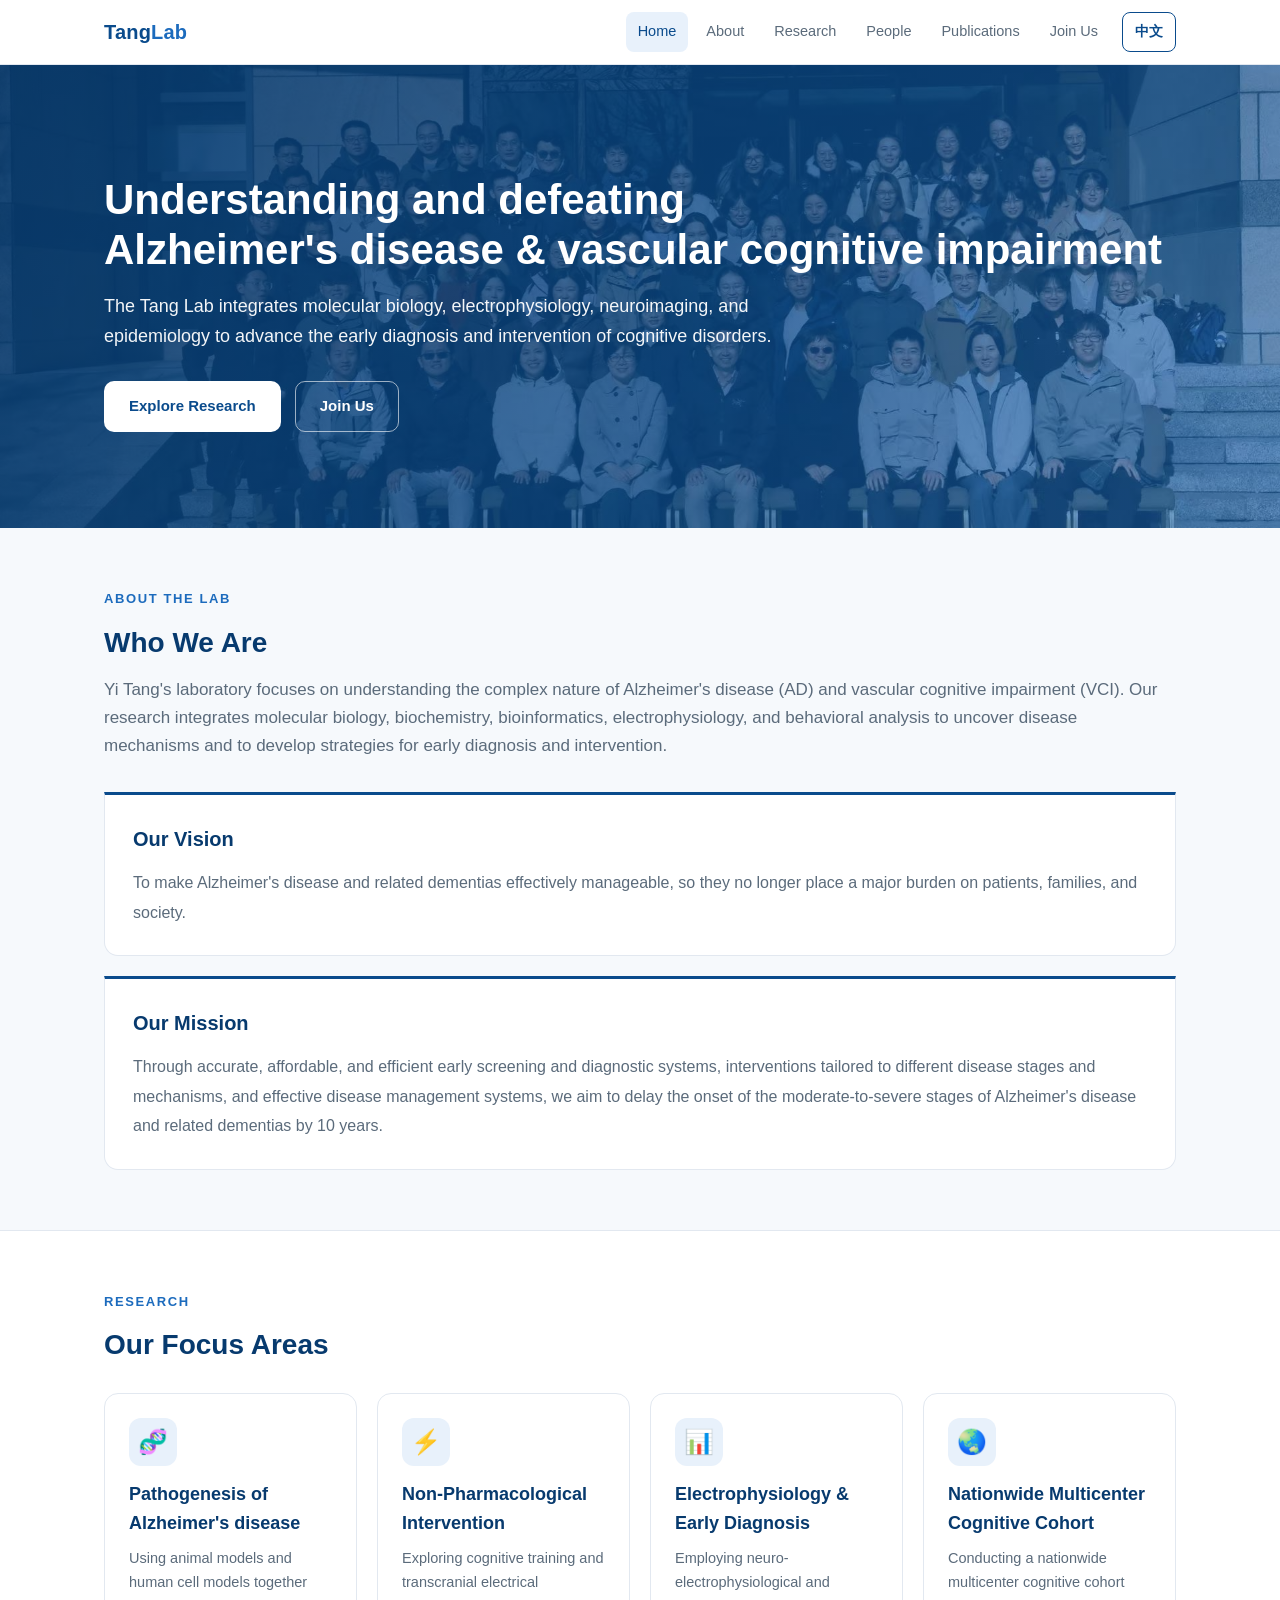
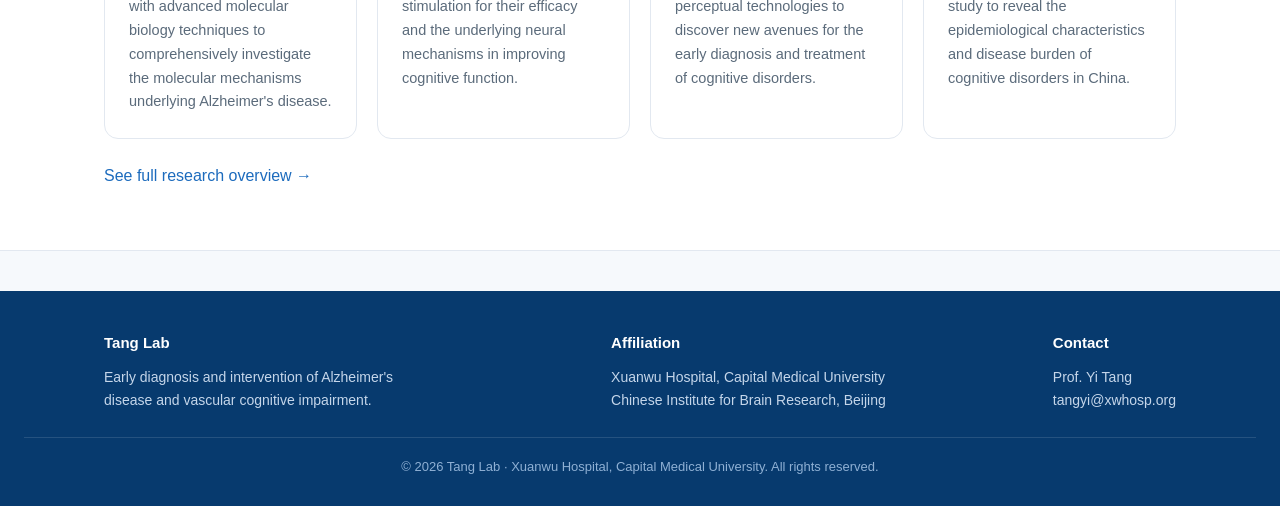
<file: index.html>
<!DOCTYPE html>
<html lang="en">
<head>
<meta charset="UTF-8">
<meta name="viewport" content="width=device-width, initial-scale=1.0">
<title>Tang Lab · Alzheimer's disease & cognitive disorders</title>
<meta name="description" content="Yi Tang Laboratory at Xuanwu Hospital, Capital Medical University — research on the mechanisms, early diagnosis, and intervention of Alzheimer's disease and vascular cognitive impairment.">
<link rel="icon" type="image/svg+xml" href="assets/img/favicon.svg">
<link rel="icon" type="image/png" sizes="32x32" href="assets/img/favicon-32.png">
<link rel="apple-touch-icon" href="assets/img/apple-touch-icon.png">
<meta property="og:type" content="website">
<meta property="og:site_name" content="Tang Lab">
<meta property="og:title" content="Tang Lab · Alzheimer's Disease & Cognitive Disorders">
<meta property="og:description" content="Yi Tang Laboratory at Xuanwu Hospital, Capital Medical University — research on the mechanisms, early diagnosis, and intervention of Alzheimer's disease and vascular cognitive impairment.">
<meta property="og:image" content="https://www.tanglab.org.cn/assets/img/group-photo.jpg">
<meta property="og:url" content="https://www.tanglab.org.cn/">
<meta name="twitter:card" content="summary_large_image">
<meta name="twitter:title" content="Tang Lab · Alzheimer's Disease & Cognitive Disorders">
<meta name="twitter:description" content="Yi Tang Laboratory at Xuanwu Hospital, Capital Medical University — research on the mechanisms, early diagnosis, and intervention of Alzheimer's disease and vascular cognitive impairment.">
<meta name="twitter:image" content="https://www.tanglab.org.cn/assets/img/group-photo.jpg">
<link rel="stylesheet" href="assets/css/style.css?v=20261110-people-365">
</head>
<body data-page="index">

  <!-- Real <img> so social/messaging crawlers (WeChat, etc.) can find a preview image -->
  <img src="assets/img/group-photo.jpg" alt="Tang Lab — Yi Tang Laboratory, Xuanwu Hospital, Capital Medical University" width="1200" height="630" style="position:absolute;width:1px;height:1px;opacity:0;pointer-events:none;left:-9999px" fetchpriority="low">

  <header class="hero">
    <div class="bg" style="background-image:url('assets/img/group-photo.jpg')"></div>
    <div class="ov"></div>
    <div class="wrap">
      <h1>Understanding and defeating<br><span style="white-space:nowrap">Alzheimer's disease &amp; vascular cognitive impairment</span></h1>
      <p>The Tang Lab integrates molecular biology, electrophysiology, neuroimaging, and epidemiology to advance the early diagnosis and intervention of cognitive disorders.</p>
      <div class="cta">
        <a class="btn primary" href="research.html">Explore Research</a>
        <a class="btn ghost" href="join.html">Join Us</a>
      </div>
    </div>
  </header>

  <section class="block">
    <div class="wrap">
      <div class="eyebrow" id="home-about-eyebrow">About the Lab</div>
      <h2 class="title" id="home-about-title">Who We Are</h2>
      <p class="lead" id="lab-intro"></p>
      <div class="grid home-purpose-grid">
        <section class="home-purpose" aria-labelledby="home-vision-title">
          <h3 id="home-vision-title">Our Vision</h3>
          <p id="home-vision-text"></p>
        </section>
        <section class="home-purpose" aria-labelledby="home-mission-title">
          <h3 id="home-mission-title">Our Mission</h3>
          <p id="home-mission-text"></p>
        </section>
      </div>
    </div>
  </section>

  <section class="block" style="background:#fff;border-top:1px solid var(--line);border-bottom:1px solid var(--line)">
    <div class="wrap">
      <div class="eyebrow" id="home-research-eyebrow">Research</div>
      <h2 class="title" id="home-research-title">Our Focus Areas</h2>
      <div class="grid g4" id="home-research" style="margin-top:24px"></div>
      <p style="margin-top:24px"><a href="research.html" id="home-research-more">See full research overview →</a></p>
    </div>
  </section>

<script src="assets/js/data.js?v=20261110-faculty-order"></script>
<script src="assets/js/main.js?v=20261110-purpose-rows"></script>
</body>
</html>
</file>
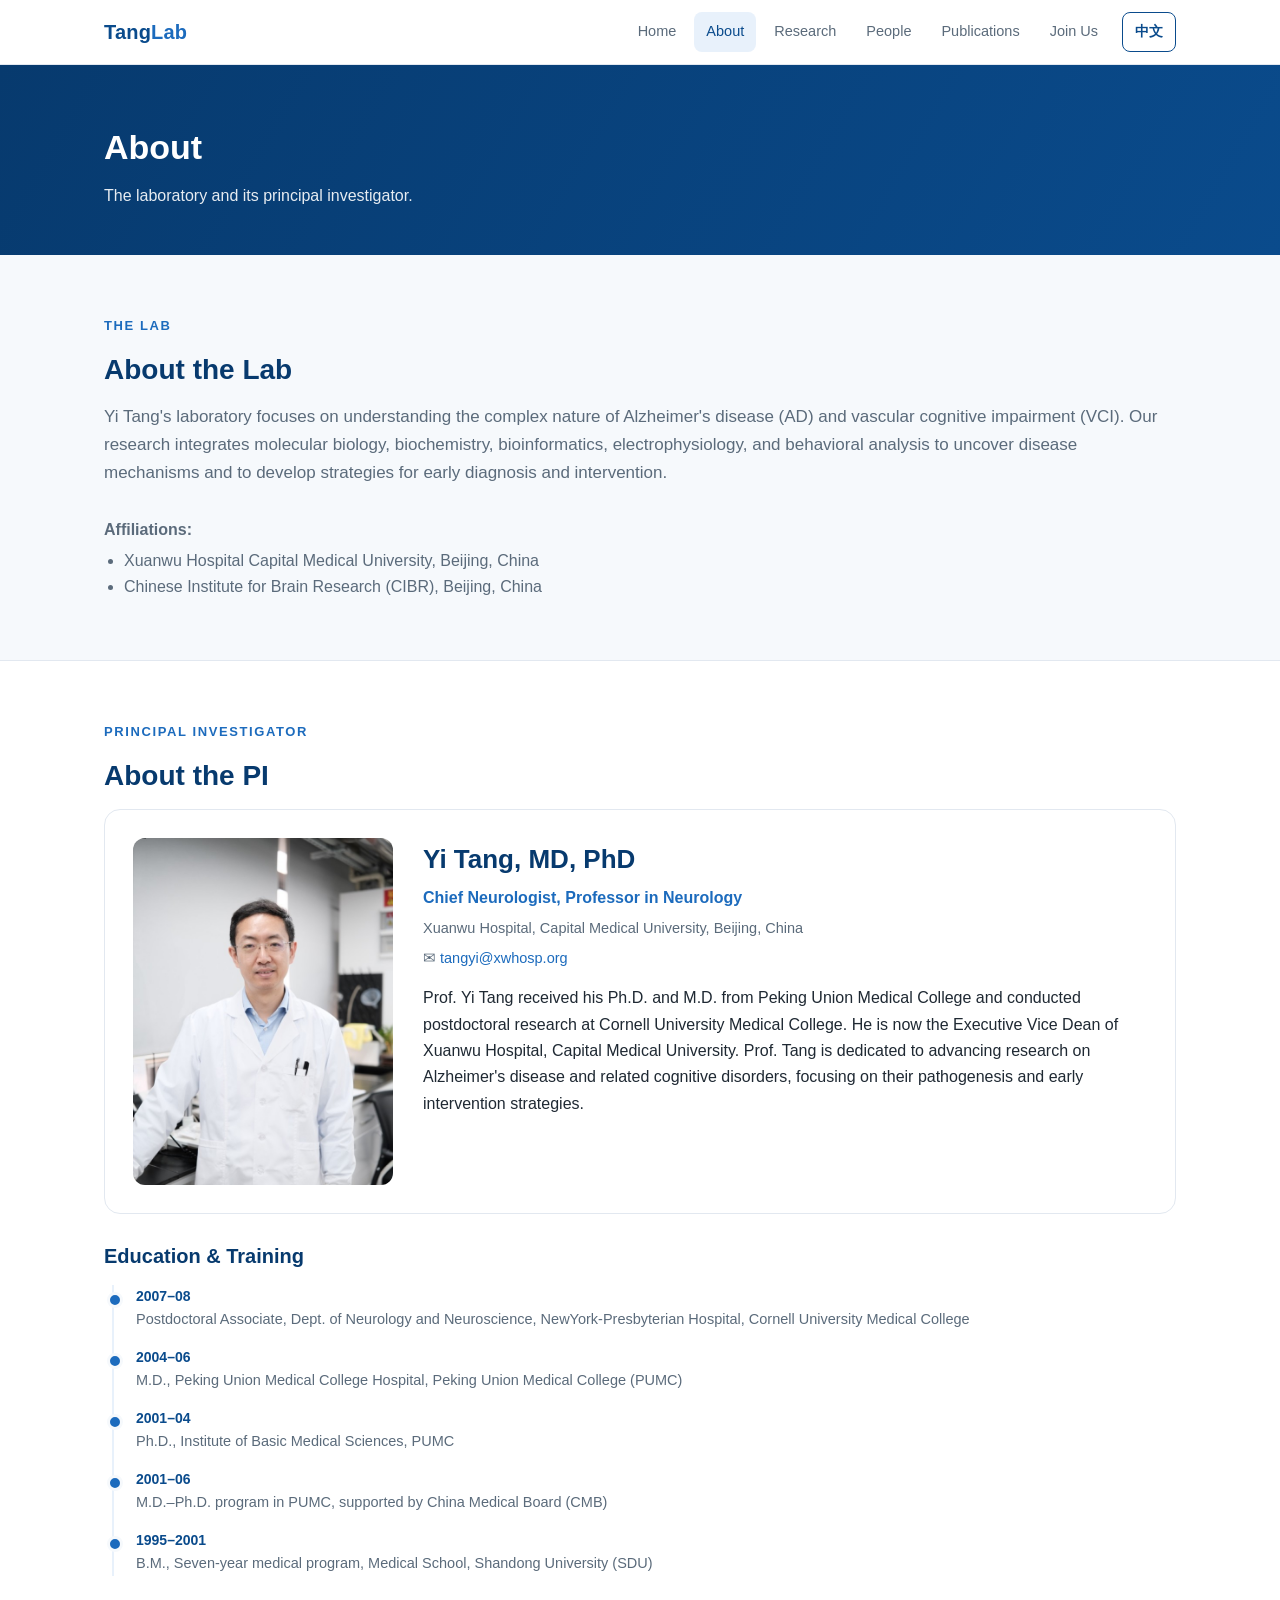
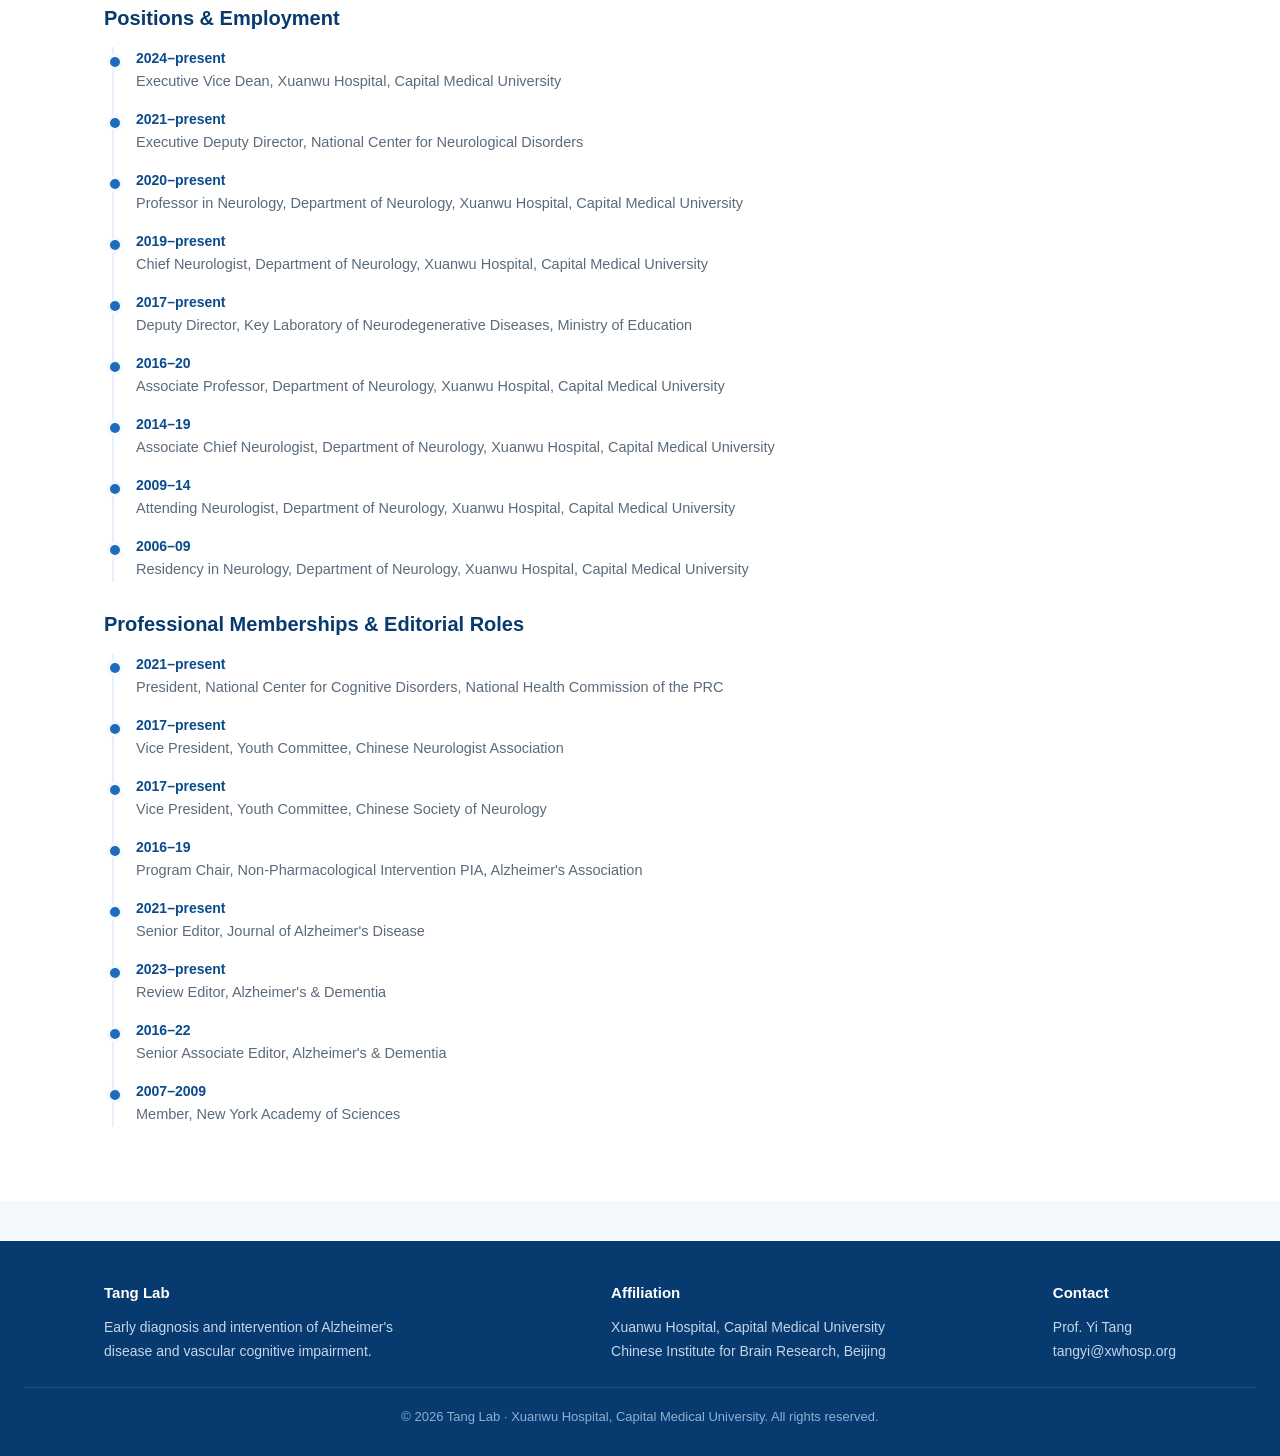
<file: about.html>
<!DOCTYPE html>
<html lang="en">
<head>
<meta charset="UTF-8"><meta name="viewport" content="width=device-width, initial-scale=1.0">
<title>About · Tang Lab</title>
<meta name="description" content="About the Tang Lab and Principal Investigator Prof. Yi Tang — Department of Neurology, Xuanwu Hospital, Capital Medical University.">
<link rel="icon" type="image/svg+xml" href="assets/img/favicon.svg">
<link rel="icon" type="image/png" sizes="32x32" href="assets/img/favicon-32.png">
<link rel="apple-touch-icon" href="assets/img/apple-touch-icon.png">
<meta property="og:type" content="website">
<meta property="og:site_name" content="Tang Lab">
<meta property="og:title" content="About · Tang Lab">
<meta property="og:description" content="About the Tang Lab and Principal Investigator Prof. Yi Tang — Department of Neurology, Xuanwu Hospital, Capital Medical University.">
<meta property="og:image" content="https://www.tanglab.org.cn/assets/img/group-photo.jpg">
<meta property="og:url" content="https://www.tanglab.org.cn/about.html">
<meta name="twitter:card" content="summary_large_image">
<meta name="twitter:title" content="About · Tang Lab">
<meta name="twitter:description" content="About the Tang Lab and Principal Investigator Prof. Yi Tang — Department of Neurology, Xuanwu Hospital, Capital Medical University.">
<meta name="twitter:image" content="https://www.tanglab.org.cn/assets/img/group-photo.jpg">
<link rel="stylesheet" href="assets/css/style.css?v=20261110-people-365">
</head>
<body data-page="about">
  <header class="phead"><div class="wrap"><h1>About</h1><p>The laboratory and its principal investigator.</p></div></header>
  <section class="block"><div class="wrap">
    <div class="eyebrow" id="about-eyebrow1">The Lab</div><h2 class="title" id="about-title1">About the Lab</h2>
    <div id="lab-block"></div>
  </div></section>
  <section class="block" style="background:#fff;border-top:1px solid var(--line)"><div class="wrap">
    <div class="eyebrow" id="about-eyebrow2">Principal Investigator</div><h2 class="title" id="about-title2">About the PI</h2>
    <div id="pi-block"></div>
  </div></section>
<script src="assets/js/data.js?v=20261110-faculty-order"></script><script src="assets/js/main.js?v=20261110-purpose-rows"></script>
</body></html>
</file>
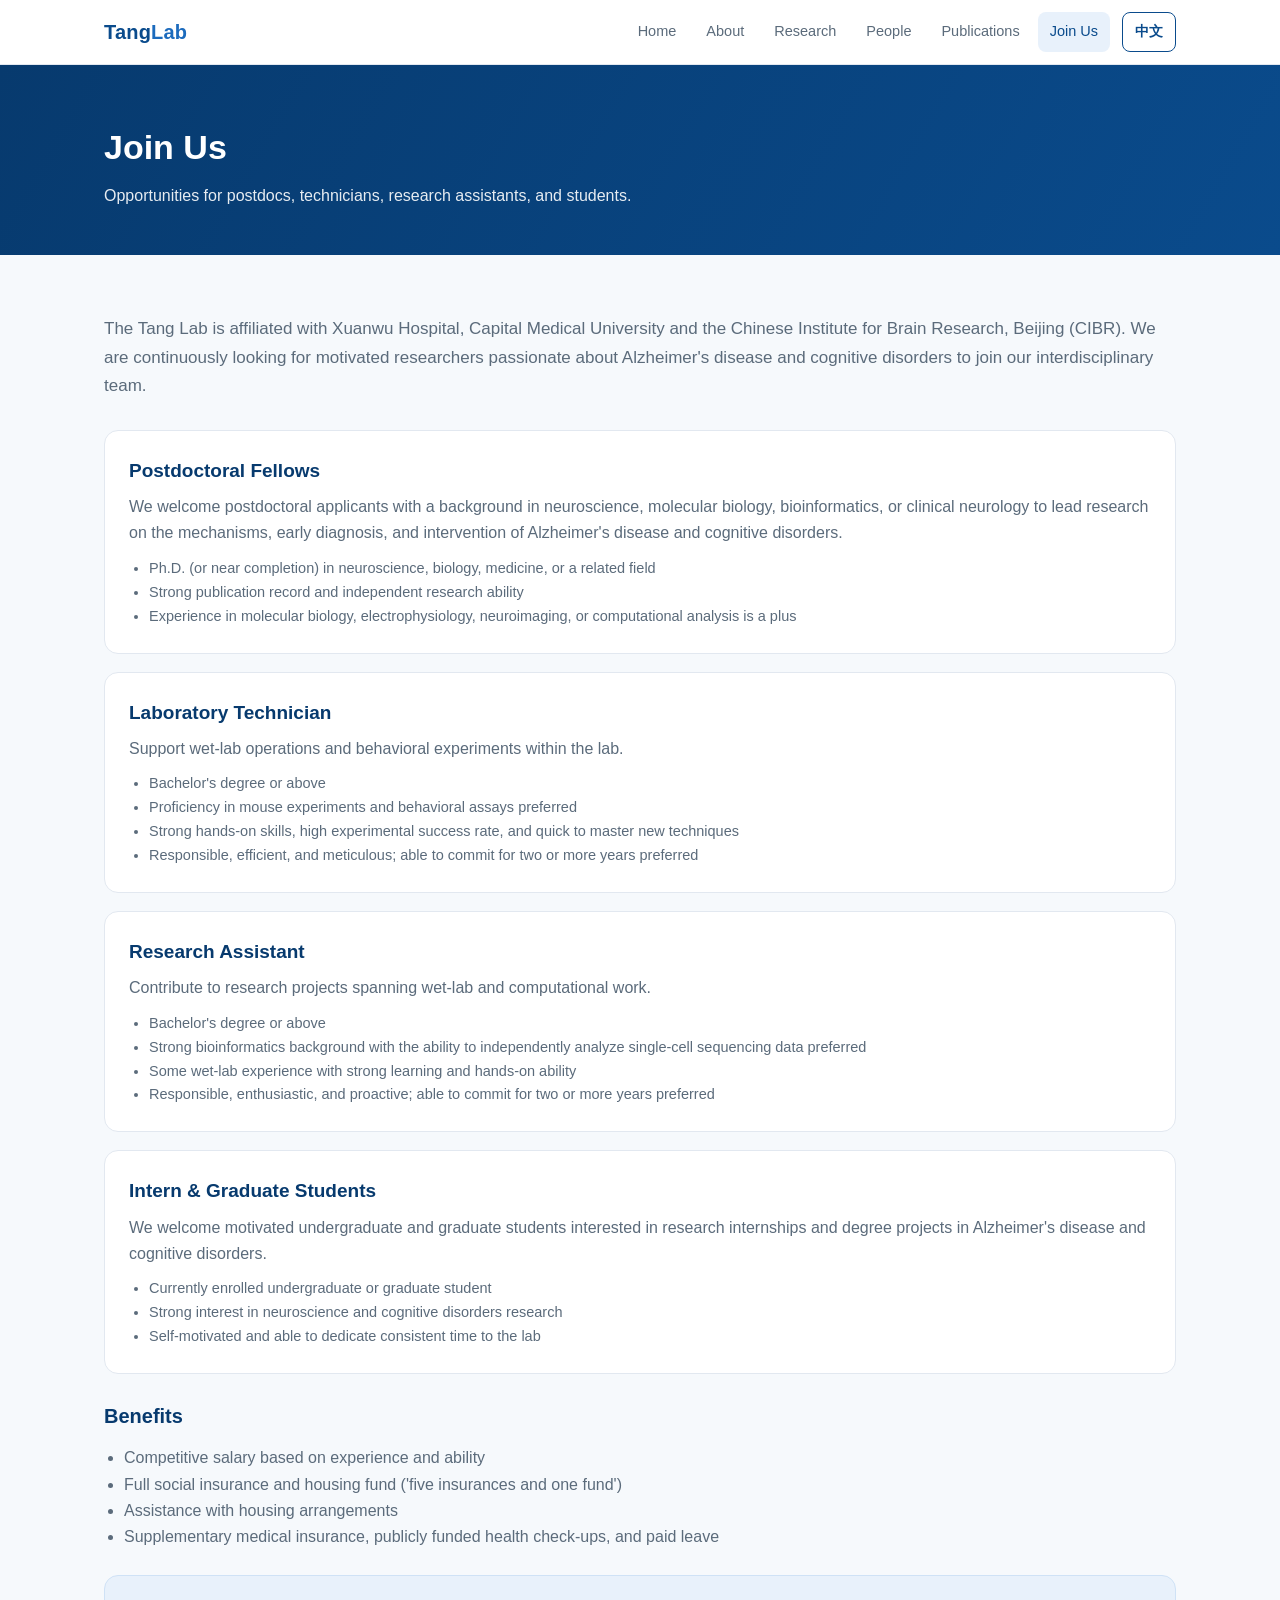
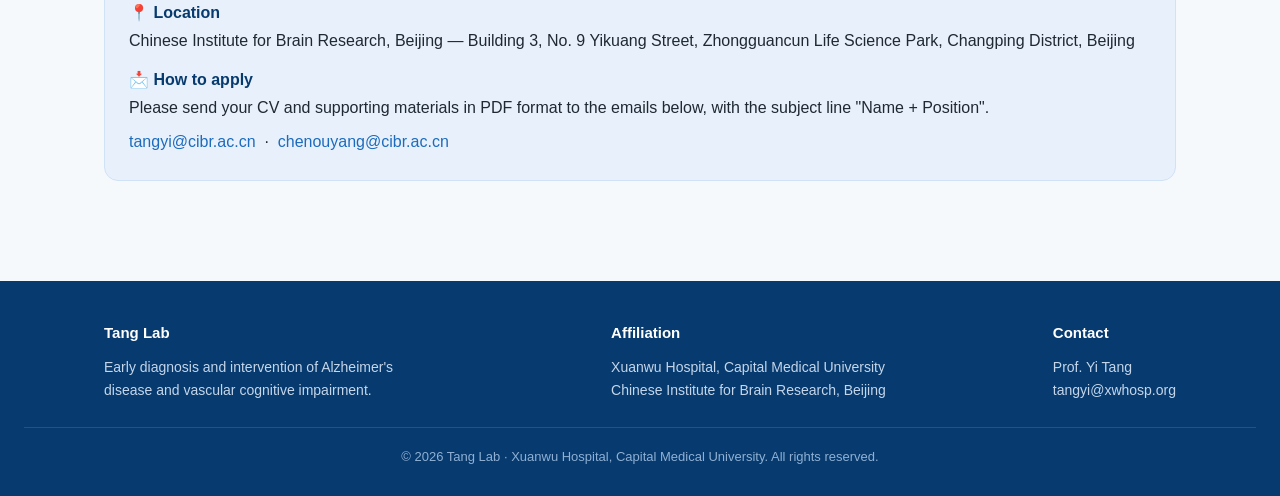
<file: join.html>
<!DOCTYPE html>
<html lang="en">
<head>
<meta charset="UTF-8"><meta name="viewport" content="width=device-width, initial-scale=1.0">
<title>Join Us · Tang Lab</title>
<meta name="description" content="Open positions at the Tang Lab — postdoctoral fellows, technicians, research assistants, and students.">
<link rel="icon" type="image/svg+xml" href="assets/img/favicon.svg">
<link rel="icon" type="image/png" sizes="32x32" href="assets/img/favicon-32.png">
<link rel="apple-touch-icon" href="assets/img/apple-touch-icon.png">
<meta property="og:type" content="website">
<meta property="og:site_name" content="Tang Lab">
<meta property="og:title" content="Join Us · Tang Lab">
<meta property="og:description" content="Open positions at the Tang Lab — postdoctoral fellows, technicians, research assistants, and students.">
<meta property="og:image" content="https://www.tanglab.org.cn/assets/img/group-photo.jpg">
<meta property="og:url" content="https://www.tanglab.org.cn/join.html">
<meta name="twitter:card" content="summary_large_image">
<meta name="twitter:title" content="Join Us · Tang Lab">
<meta name="twitter:description" content="Open positions at the Tang Lab — postdoctoral fellows, technicians, research assistants, and students.">
<meta name="twitter:image" content="https://www.tanglab.org.cn/assets/img/group-photo.jpg">
<link rel="stylesheet" href="assets/css/style.css?v=20261110-people-365">
</head>
<body data-page="join">
  <header class="phead"><div class="wrap"><h1>Join Us</h1><p>Opportunities for postdocs, technicians, research assistants, and students.</p></div></header>
  <section class="block"><div class="wrap">
    <p class="lead" id="join-intro"></p>
    <div id="join-positions"></div>
    <div id="join-extra"></div>
  </div></section>
<script src="assets/js/data.js?v=20261110-faculty-order"></script><script src="assets/js/main.js?v=20261110-purpose-rows"></script>
</body></html>
</file>
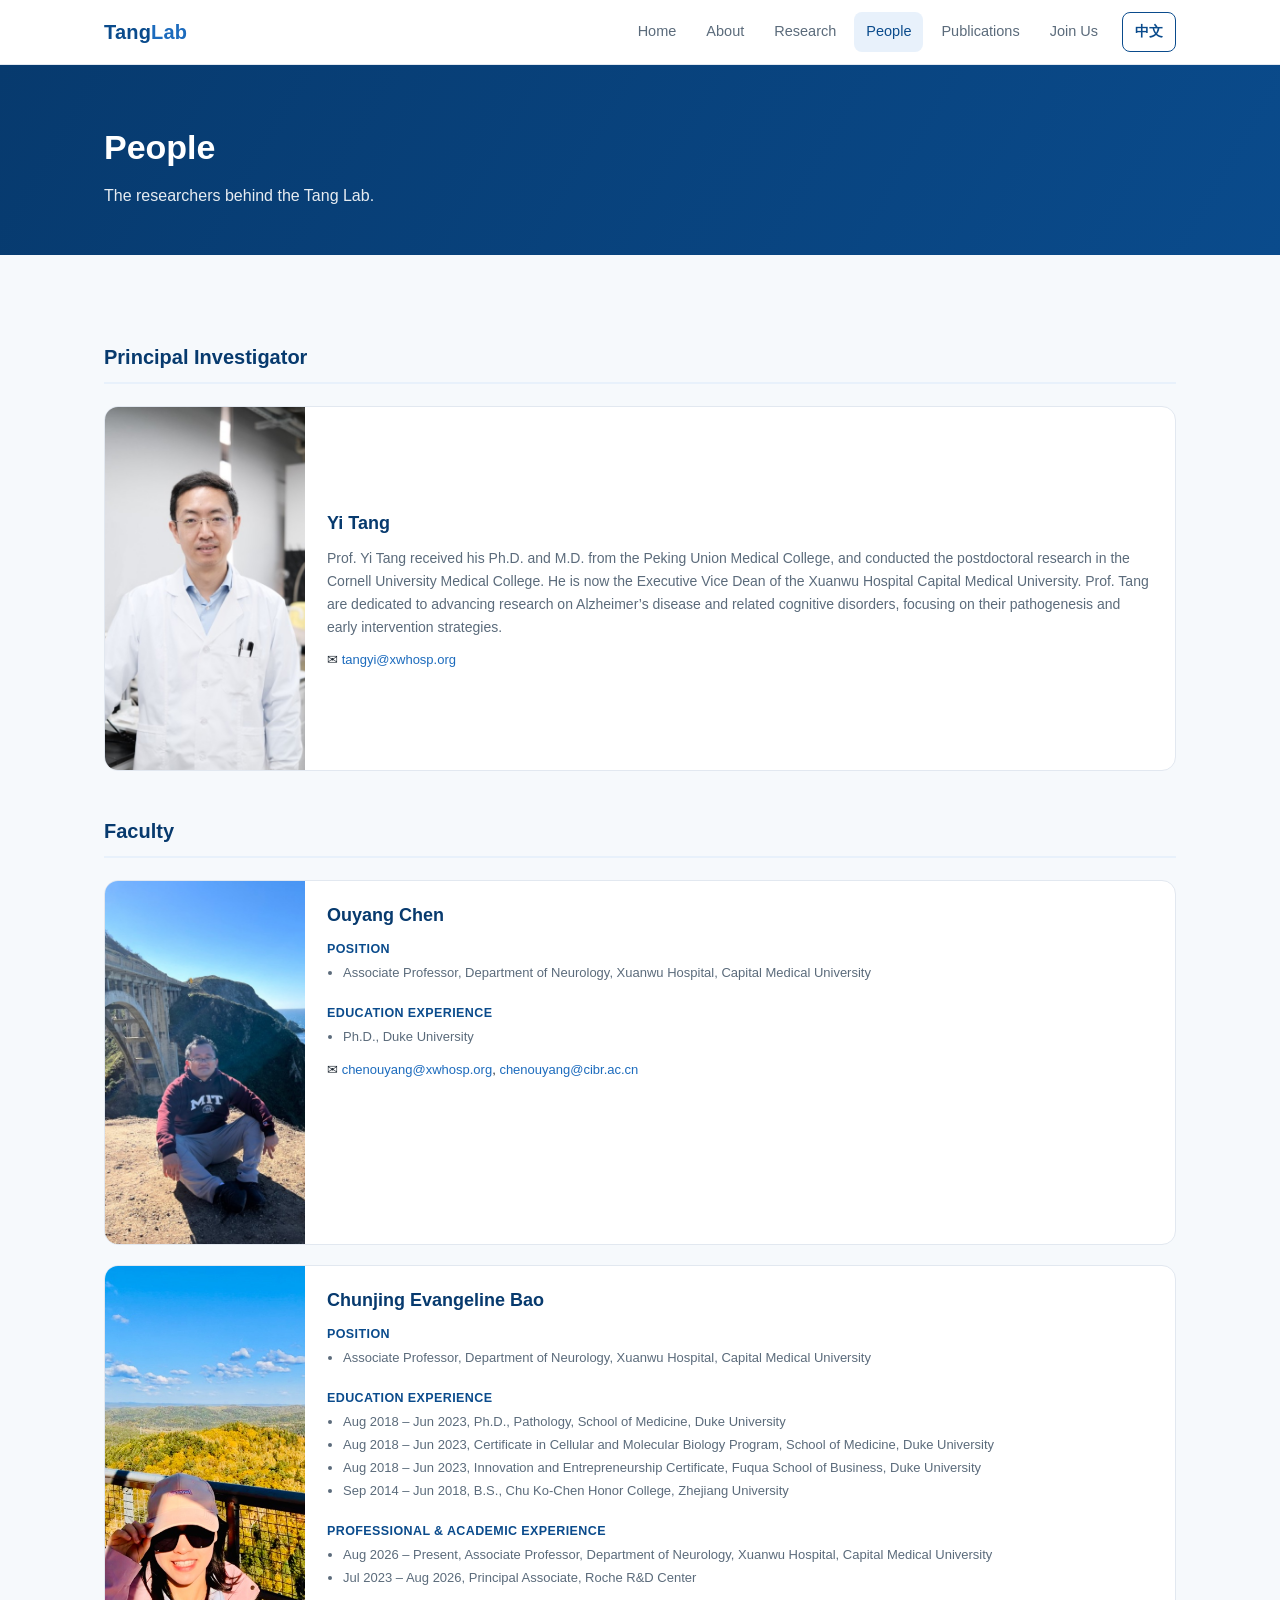
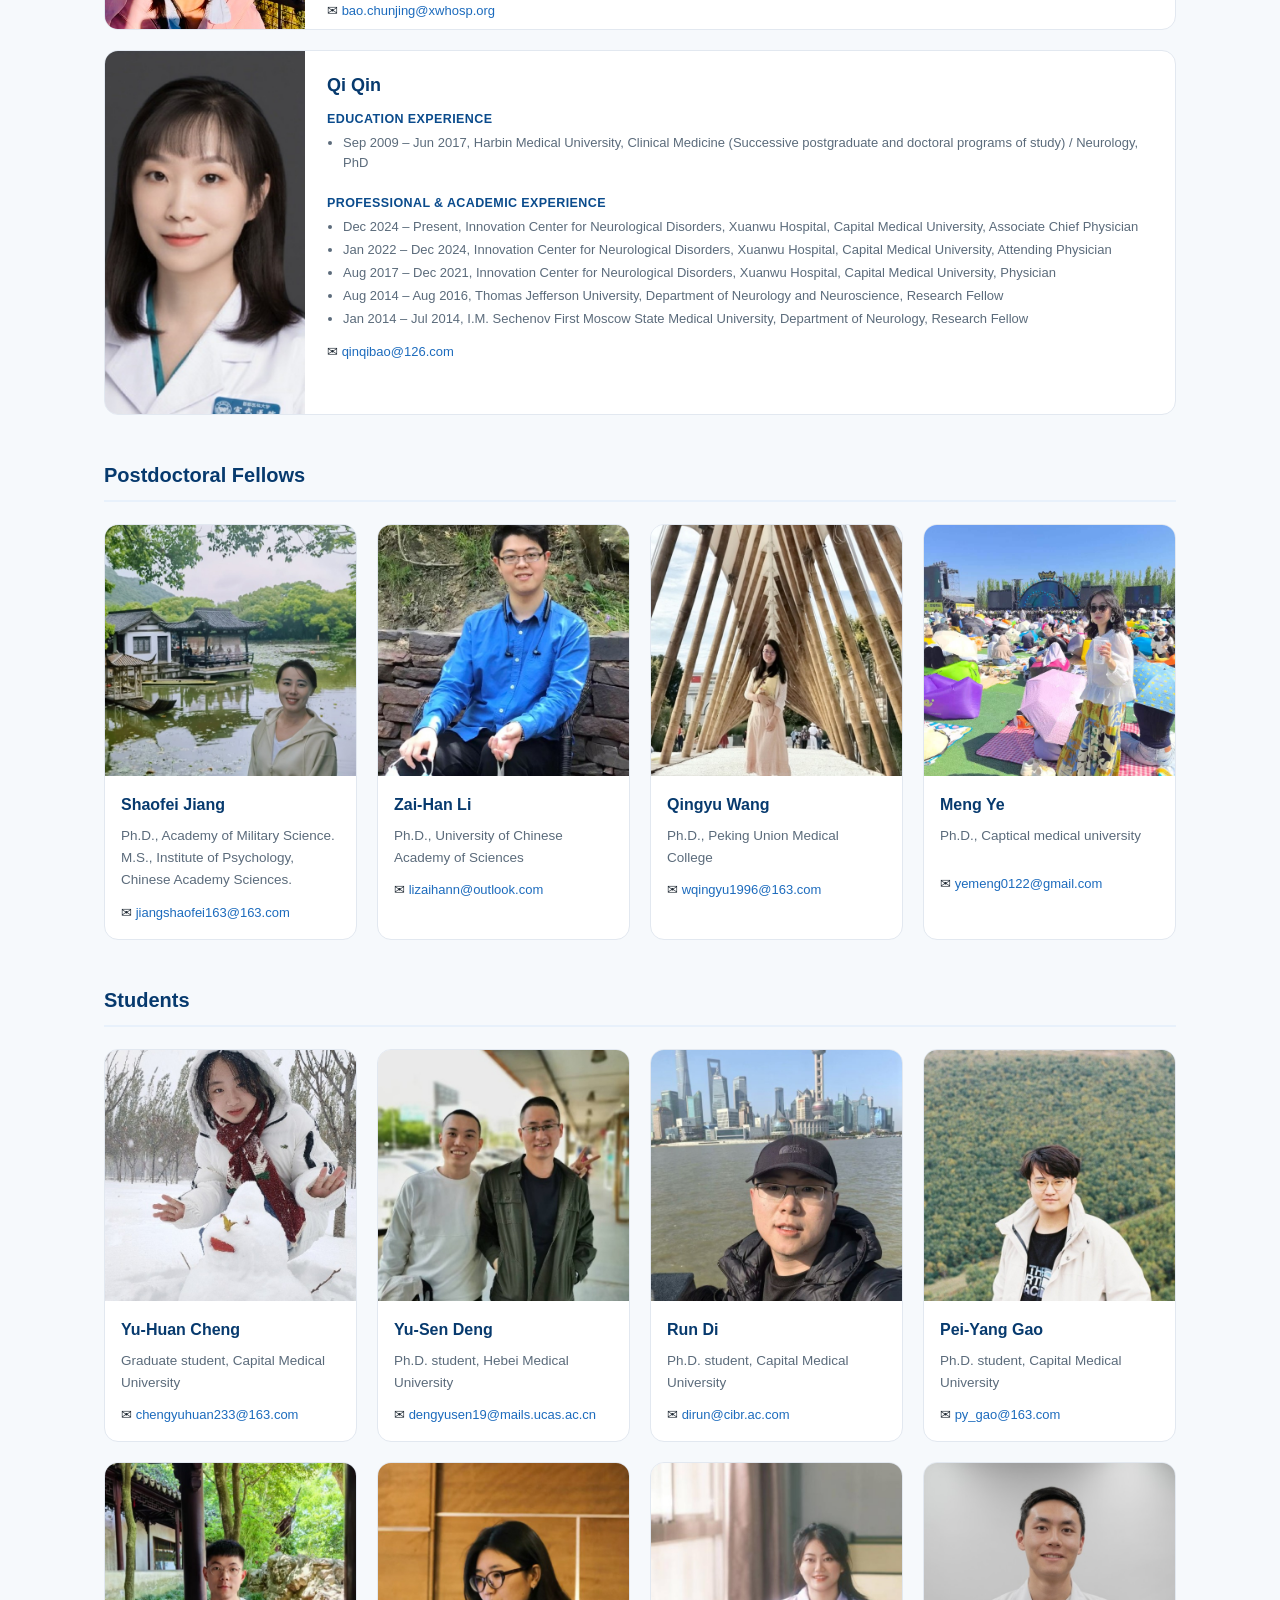
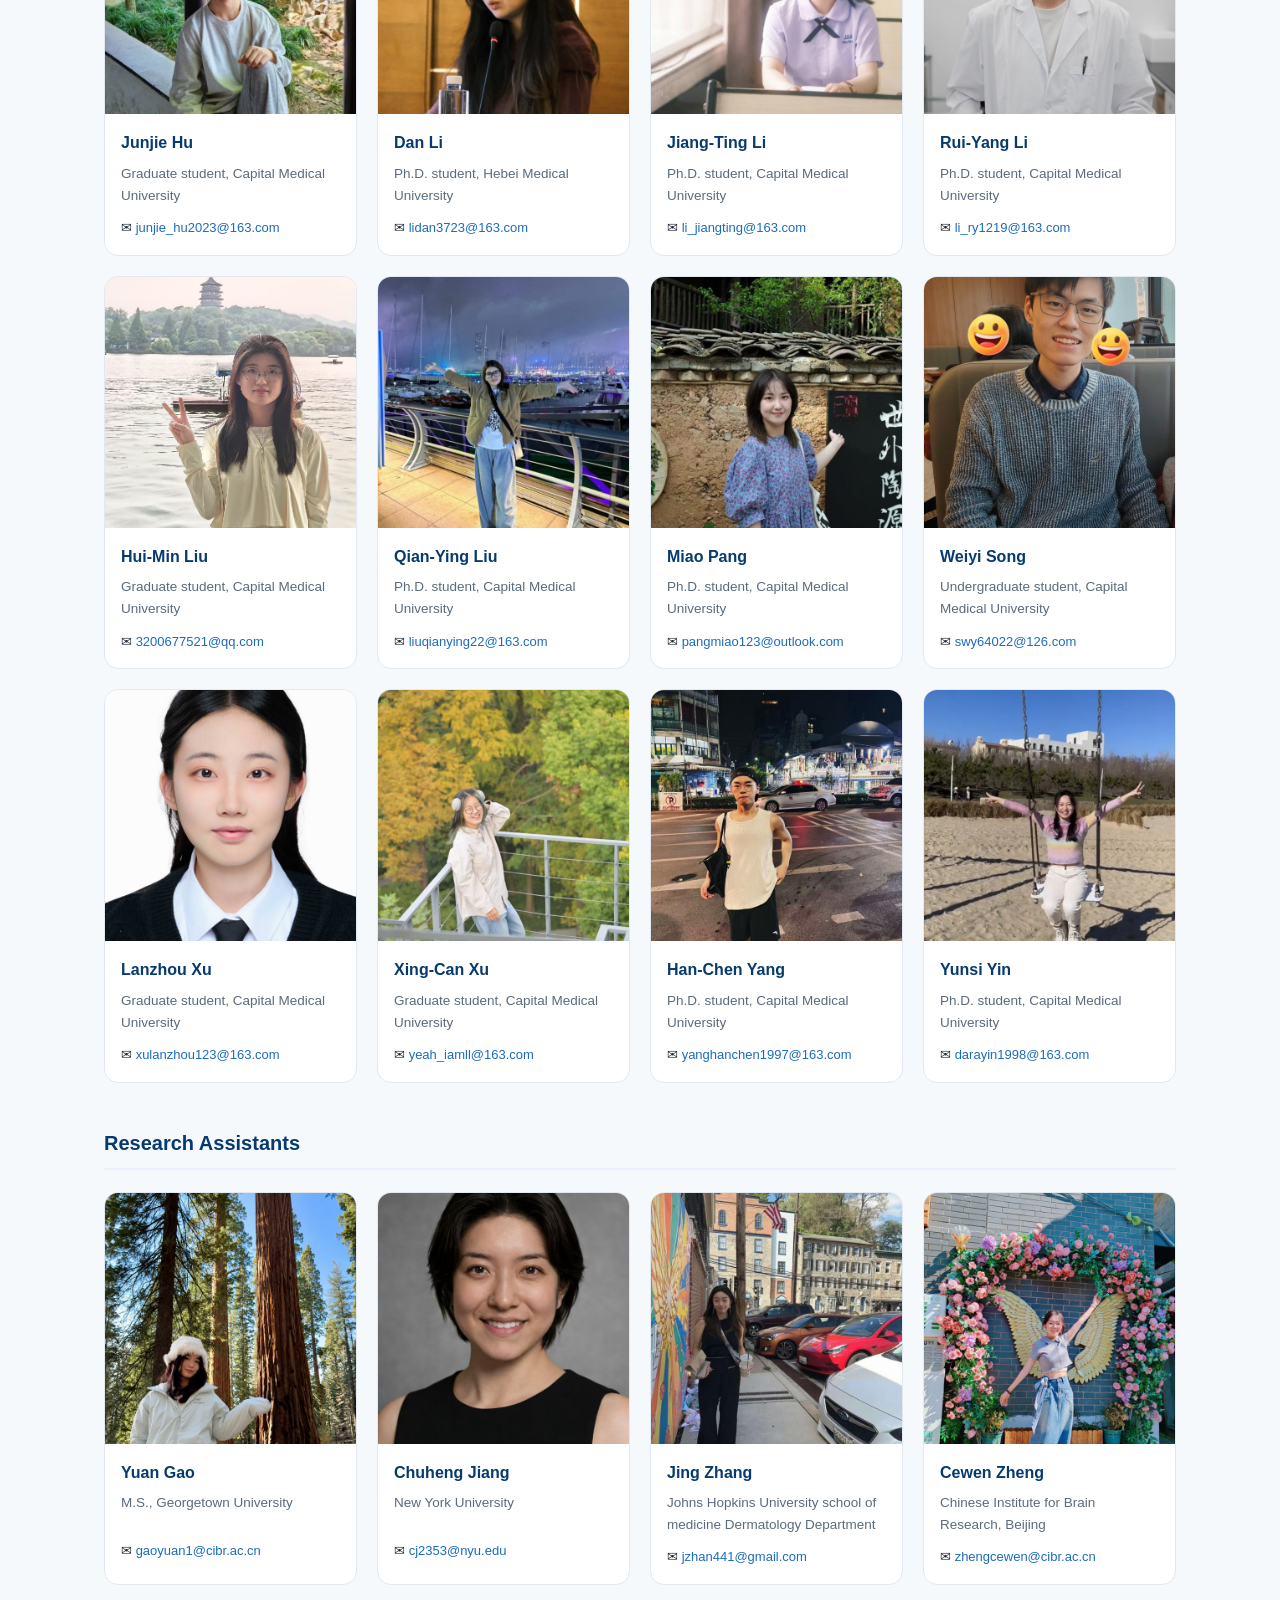
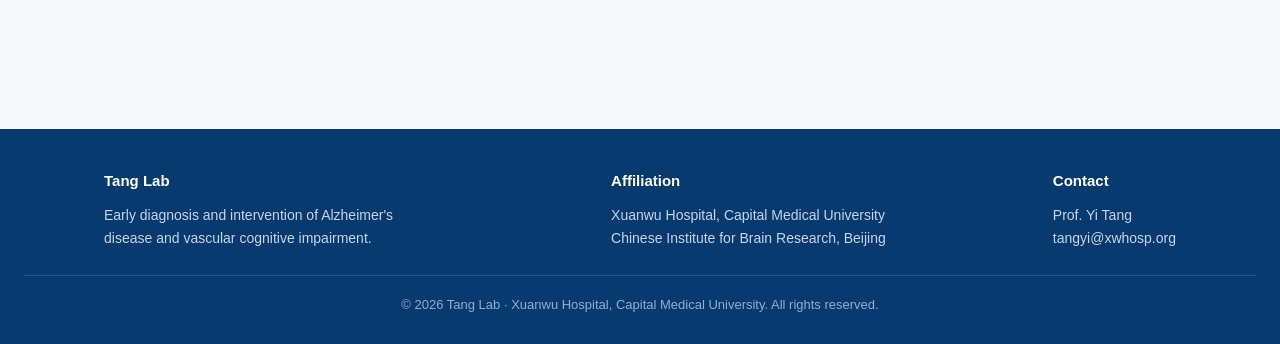
<file: people.html>
<!DOCTYPE html>
<html lang="en">
<head>
<meta charset="UTF-8"><meta name="viewport" content="width=device-width, initial-scale=1.0">
<title>People · Tang Lab</title>
<meta name="description" content="Meet the members of the Tang Lab — principal investigator, faculty, postdoctoral fellows, students, and research assistants.">
<link rel="icon" type="image/svg+xml" href="assets/img/favicon.svg">
<link rel="icon" type="image/png" sizes="32x32" href="assets/img/favicon-32.png">
<link rel="apple-touch-icon" href="assets/img/apple-touch-icon.png">
<meta property="og:type" content="website">
<meta property="og:site_name" content="Tang Lab">
<meta property="og:title" content="People · Tang Lab">
<meta property="og:description" content="Meet the members of the Tang Lab — principal investigator, faculty, postdoctoral fellows, students, and research assistants.">
<meta property="og:image" content="https://www.tanglab.org.cn/assets/img/group-photo.jpg">
<meta property="og:url" content="https://www.tanglab.org.cn/people.html">
<meta name="twitter:card" content="summary_large_image">
<meta name="twitter:title" content="People · Tang Lab">
<meta name="twitter:description" content="Meet the members of the Tang Lab — principal investigator, faculty, postdoctoral fellows, students, and research assistants.">
<meta name="twitter:image" content="https://www.tanglab.org.cn/assets/img/group-photo.jpg">
<link rel="stylesheet" href="assets/css/style.css?v=20261110-people-365">
</head>
<body data-page="people">
  <header class="phead"><div class="wrap"><h1>People</h1><p>The researchers behind the Tang Lab.</p></div></header>
  <section class="block"><div class="wrap"><div id="people-root"></div></div></section>
<script src="assets/js/data.js?v=20261110-faculty-order"></script><script src="assets/js/main.js?v=20261110-purpose-rows"></script>
</body></html>
</file>
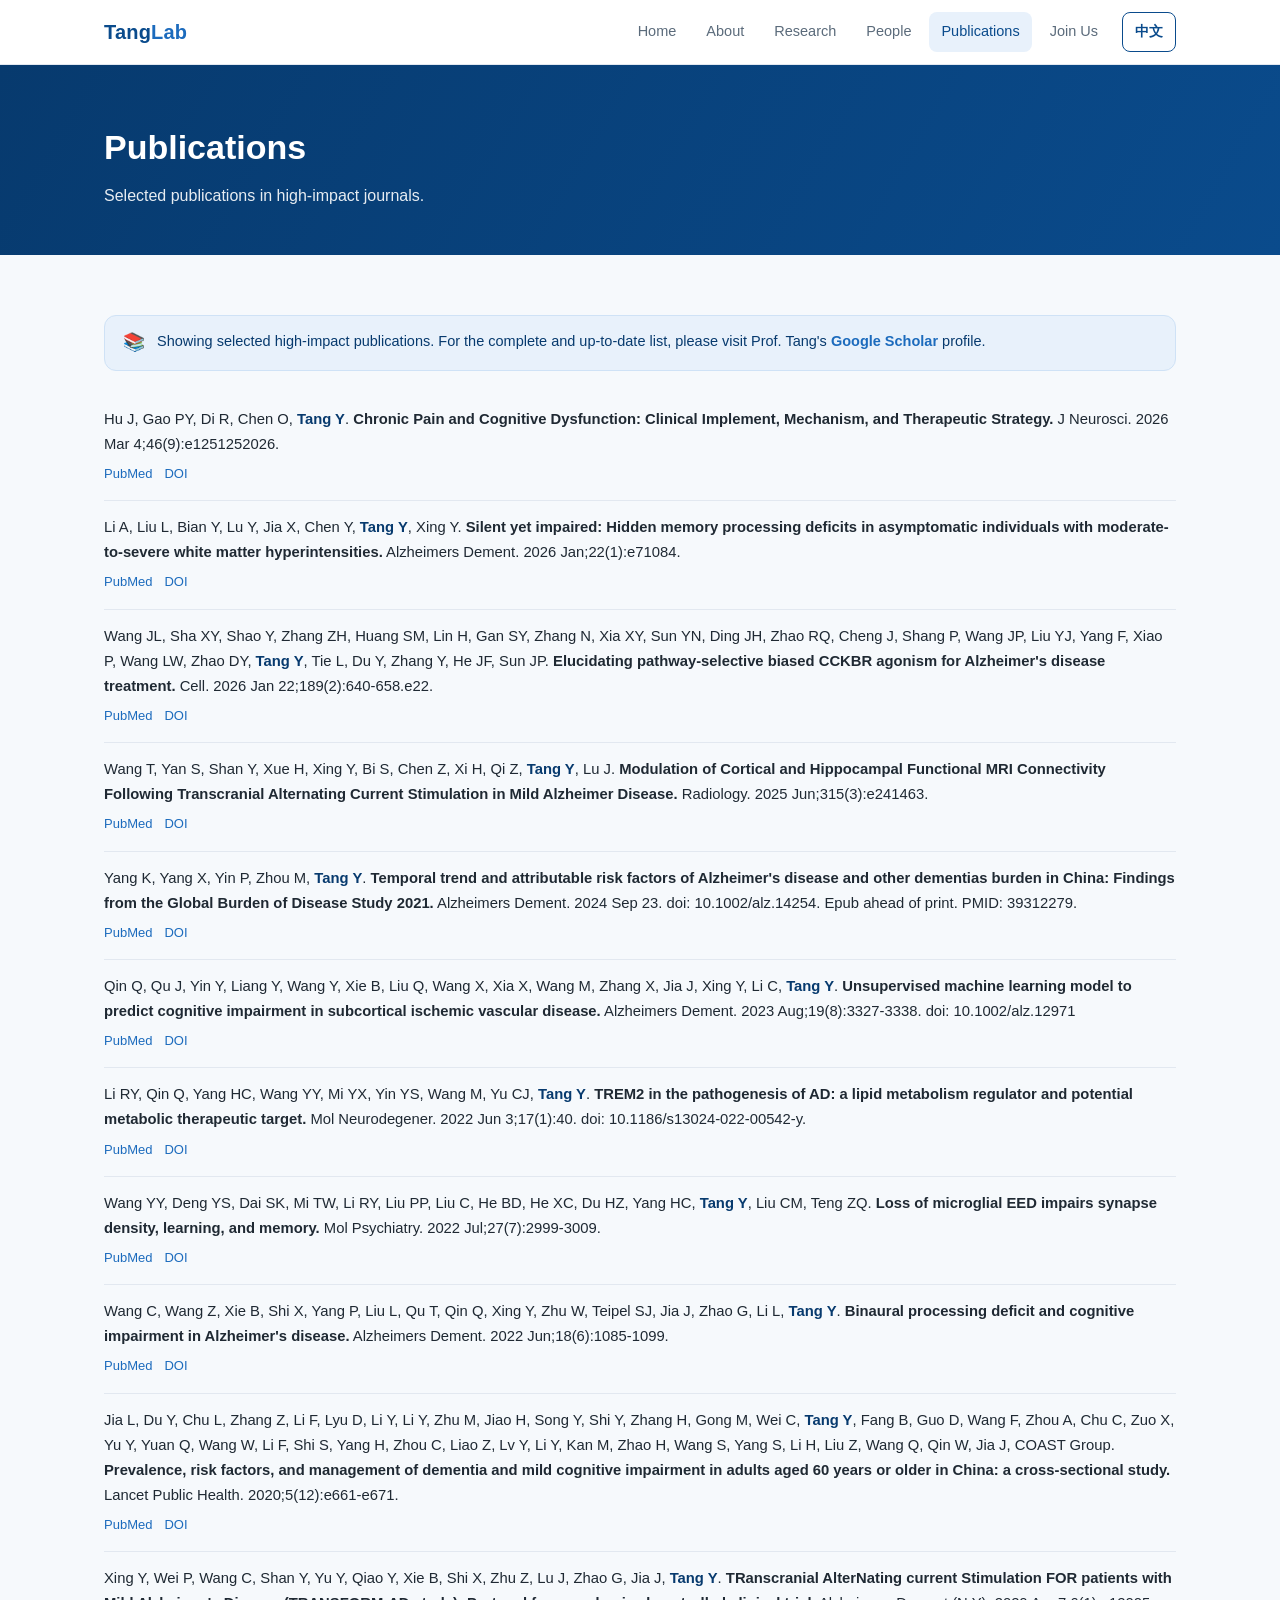
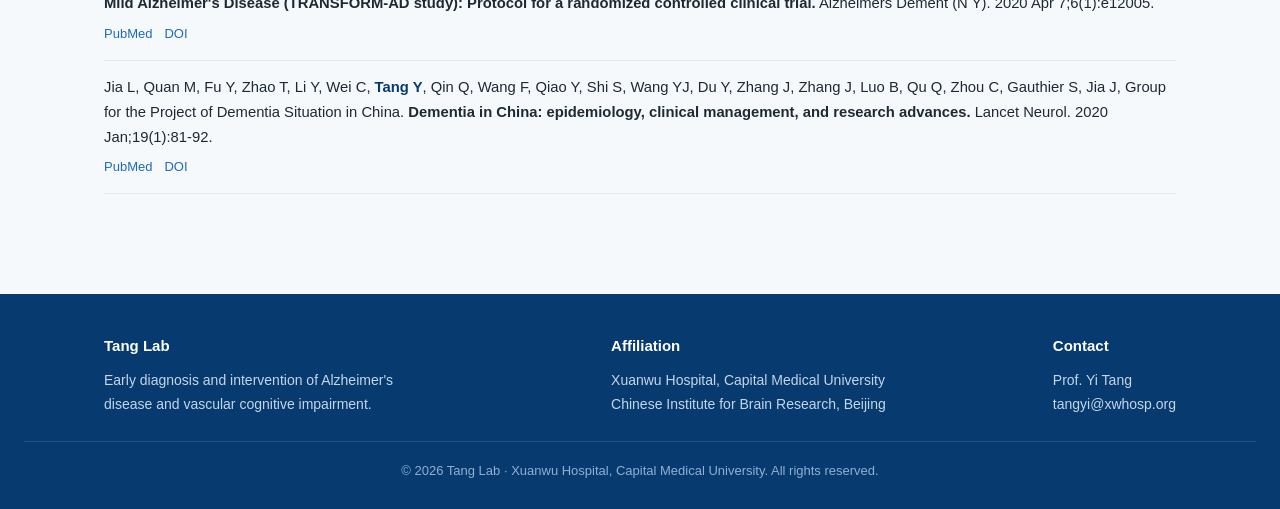
<file: publications.html>
<!DOCTYPE html>
<html lang="en">
<head>
<meta charset="UTF-8"><meta name="viewport" content="width=device-width, initial-scale=1.0">
<title>Publications · Tang Lab</title>
<meta name="description" content="Peer-reviewed publications from the Tang Lab on Alzheimer's disease and cognitive disorders, with links to PubMed.">
<link rel="icon" type="image/svg+xml" href="assets/img/favicon.svg">
<link rel="icon" type="image/png" sizes="32x32" href="assets/img/favicon-32.png">
<link rel="apple-touch-icon" href="assets/img/apple-touch-icon.png">
<meta property="og:type" content="website">
<meta property="og:site_name" content="Tang Lab">
<meta property="og:title" content="Publications · Tang Lab">
<meta property="og:description" content="Peer-reviewed publications from the Tang Lab on Alzheimer's disease and cognitive disorders, with links to PubMed.">
<meta property="og:image" content="https://www.tanglab.org.cn/assets/img/group-photo.jpg">
<meta property="og:url" content="https://www.tanglab.org.cn/publications.html">
<meta name="twitter:card" content="summary_large_image">
<meta name="twitter:title" content="Publications · Tang Lab">
<meta name="twitter:description" content="Peer-reviewed publications from the Tang Lab on Alzheimer's disease and cognitive disorders, with links to PubMed.">
<meta name="twitter:image" content="https://www.tanglab.org.cn/assets/img/group-photo.jpg">
<link rel="stylesheet" href="assets/css/style.css?v=20261110-people-365">
</head>
<body data-page="publications">
  <header class="phead"><div class="wrap"><h1>Publications</h1><p>Selected publications in high-impact journals.</p></div></header>
  <section class="block"><div class="wrap">
    <div class="scholar-banner">
      <span class="si">📚</span>
      <span id="pub-note">Showing selected high-impact publications. For the complete and up-to-date list, please visit Prof. Tang's <a href="https://scholar.google.com/citations?hl=en&amp;user=0eZyhbcAAAAJ" target="_blank" rel="noopener">Google Scholar</a> profile.</span>
    </div>
    <div id="pub-list"></div>
  </div></section>
<script src="assets/js/data.js?v=20261110-faculty-order"></script><script src="assets/js/main.js?v=20261110-purpose-rows"></script>
</body></html>
</file>
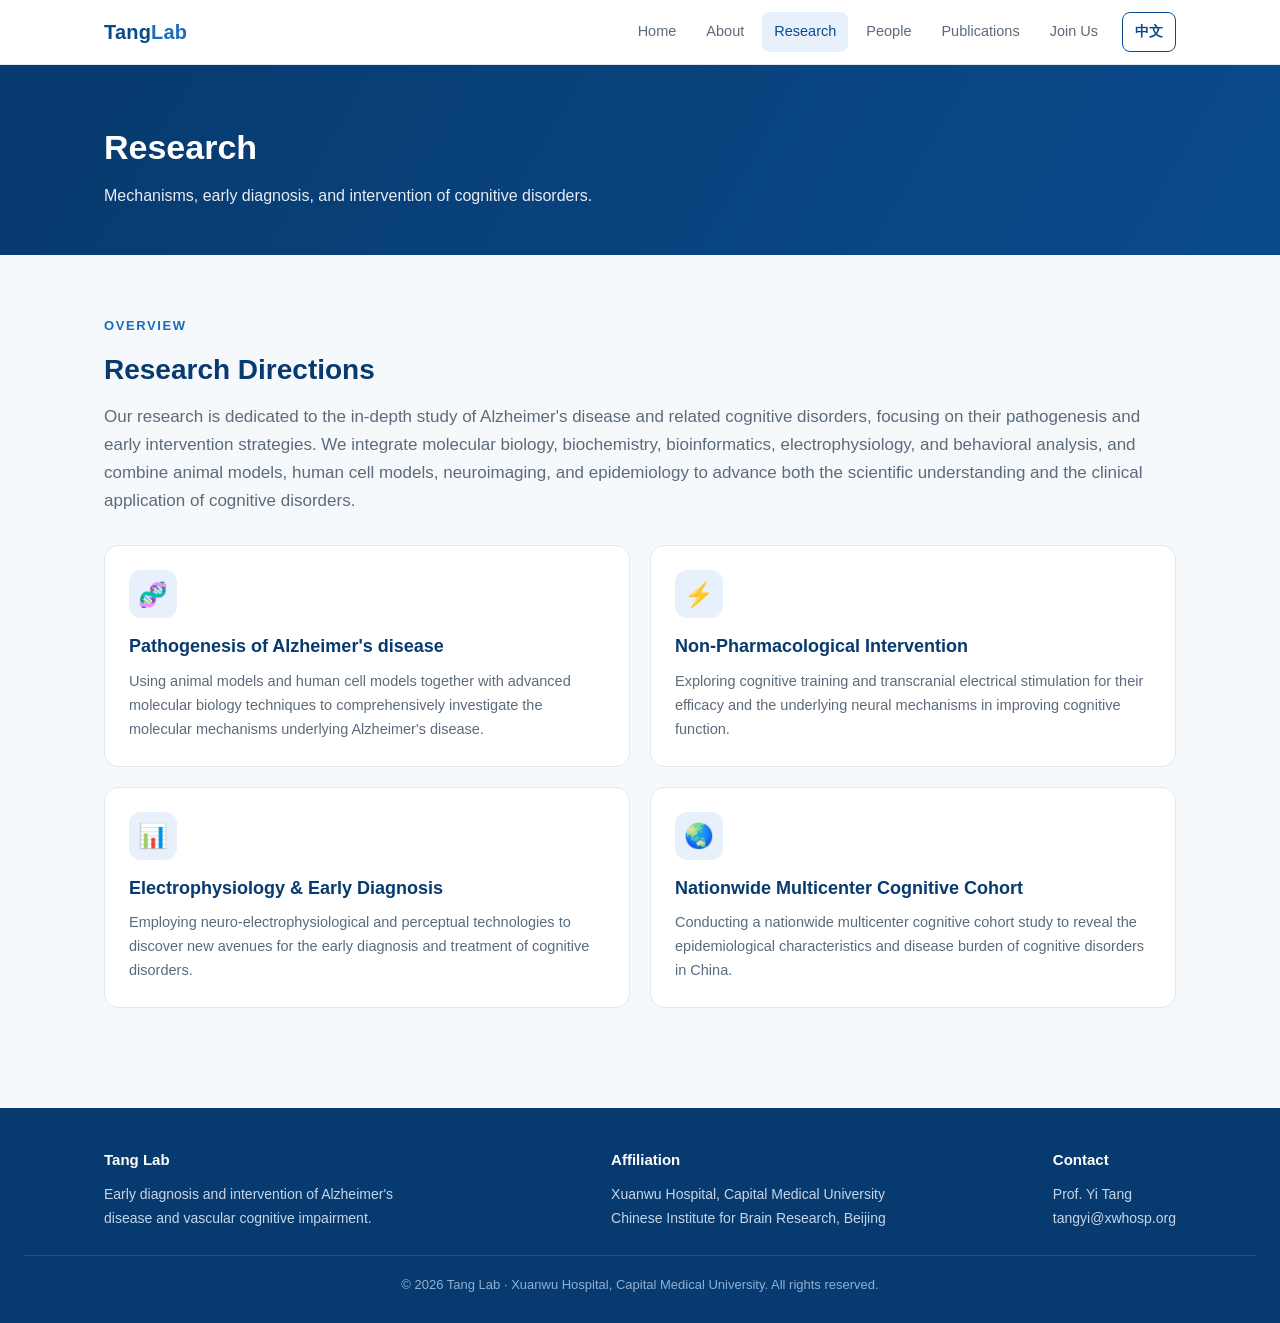
<file: research.html>
<!DOCTYPE html>
<html lang="en">
<head>
<meta charset="UTF-8"><meta name="viewport" content="width=device-width, initial-scale=1.0">
<title>Research · Tang Lab</title>
<meta name="description" content="Research directions of the Tang Lab: pathogenesis of Alzheimer's disease, non-pharmacological intervention, electrophysiology & early diagnosis, and a nationwide cognitive cohort.">
<link rel="icon" type="image/svg+xml" href="assets/img/favicon.svg">
<link rel="icon" type="image/png" sizes="32x32" href="assets/img/favicon-32.png">
<link rel="apple-touch-icon" href="assets/img/apple-touch-icon.png">
<meta property="og:type" content="website">
<meta property="og:site_name" content="Tang Lab">
<meta property="og:title" content="Research · Tang Lab">
<meta property="og:description" content="Research directions of the Tang Lab: pathogenesis of Alzheimer's disease, non-pharmacological intervention, electrophysiology & early diagnosis, and a nationwide cognitive cohort.">
<meta property="og:image" content="https://www.tanglab.org.cn/assets/img/group-photo.jpg">
<meta property="og:url" content="https://www.tanglab.org.cn/research.html">
<meta name="twitter:card" content="summary_large_image">
<meta name="twitter:title" content="Research · Tang Lab">
<meta name="twitter:description" content="Research directions of the Tang Lab: pathogenesis of Alzheimer's disease, non-pharmacological intervention, electrophysiology & early diagnosis, and a nationwide cognitive cohort.">
<meta name="twitter:image" content="https://www.tanglab.org.cn/assets/img/group-photo.jpg">
<link rel="stylesheet" href="assets/css/style.css?v=20261110-people-365">
</head>
<body data-page="research">
  <header class="phead"><div class="wrap"><h1>Research</h1><p>Mechanisms, early diagnosis, and intervention of cognitive disorders.</p></div></header>
  <section class="block"><div class="wrap">
    <div class="eyebrow" id="res-eyebrow">Overview</div><h2 class="title" id="res-title">Research Directions</h2>
    <p class="lead" id="res-intro"></p>
    <div class="grid g2" id="res-grid"></div>
  </div></section>
<script src="assets/js/data.js?v=20261110-faculty-order"></script><script src="assets/js/main.js?v=20261110-purpose-rows"></script>
</body></html>
</file>
<file: assets/css/style.css>
/* ===== Tang Lab — shared stylesheet ===== */
:root{
  --blue:#0a4b8c;        /* Xuanwu Hospital blue (primary) */
  --blue-d:#073a6e;      /* darker */
  --blue-l:#1c6bbd;      /* lighter accent */
  --sky:#e8f1fb;         /* tint */
  --ink:#1f2933;
  --muted:#5b6b7b;
  --line:#e2e8f0;
  --bg:#f6f9fc;
  --card:#ffffff;
  --maxw:1120px;
}
*{box-sizing:border-box;margin:0;padding:0;}
html{scroll-behavior:smooth;}
body{
  font-family:"Inter",-apple-system,"Segoe UI",Roboto,"Helvetica Neue",Arial,sans-serif;
  color:var(--ink);background:var(--bg);line-height:1.65;font-size:16px;-webkit-font-smoothing:antialiased;
}
a{color:var(--blue-l);text-decoration:none;}
a:hover{text-decoration:underline;}
img{max-width:100%;display:block;}
.wrap{max-width:var(--maxw);margin:0 auto;padding:0 24px;}

/* ---- Nav ---- */
.nav{position:sticky;top:0;z-index:100;background:rgba(255,255,255,.95);backdrop-filter:blur(8px);border-bottom:1px solid var(--line);}
.nav .wrap{display:flex;align-items:center;gap:20px;height:64px;}
.nav .logo{font-weight:800;color:var(--blue);font-size:20px;letter-spacing:.2px;white-space:nowrap;}
.nav .logo span{color:var(--blue-l);}
.nav .menu{display:flex;gap:6px;margin-left:auto;flex-wrap:wrap;}
.nav .menu a{color:var(--muted);font-size:14.5px;font-weight:500;padding:8px 12px;border-radius:8px;}
.nav .menu a:hover{color:var(--blue);background:var(--sky);text-decoration:none;}
.nav .menu a.active{color:var(--blue);background:var(--sky);}
.nav .lang-toggle{margin-left:6px;border:1px solid var(--blue);background:none;color:var(--blue);font-size:13.5px;font-weight:600;padding:6px 12px;border-radius:8px;cursor:pointer;font-family:inherit;white-space:nowrap;}
.nav .lang-toggle:hover{background:var(--blue);color:#fff;}
.nav .burger{display:none;margin-left:auto;background:none;border:none;font-size:24px;color:var(--blue);cursor:pointer;}

/* ---- Hero ---- */
.hero{position:relative;color:#fff;overflow:hidden;}
.hero .bg{position:absolute;inset:0;background-size:cover;background-position:center;}
.hero .ov{position:absolute;inset:0;background:linear-gradient(120deg,rgba(7,58,110,.92),rgba(10,75,140,.78) 55%,rgba(28,107,189,.6));}
.hero .wrap{position:relative;z-index:2;padding:110px 24px 96px;}
.hero h1{font-size:42px;line-height:1.18;font-weight:800;max-width:880px;margin-bottom:18px;}
.hero p{font-size:18px;max-width:680px;opacity:.95;}
.hero p:has(.hero-sub-zh){max-width:none;}
.hero .hero-sub-zh{white-space:nowrap;}
@media(max-width:760px){.hero .hero-sub-zh{white-space:normal;}}
.hero .cta{margin-top:30px;display:flex;gap:14px;flex-wrap:wrap;}
.btn{display:inline-block;padding:12px 24px;border-radius:10px;font-weight:600;font-size:15px;cursor:pointer;border:1px solid transparent;}
.btn.primary{background:#fff;color:var(--blue);}
.btn.primary:hover{background:var(--sky);text-decoration:none;}
.btn.ghost{background:transparent;color:#fff;border-color:rgba(255,255,255,.6);}
.btn.ghost:hover{background:rgba(255,255,255,.12);text-decoration:none;}

/* ---- Page header (inner pages) ---- */
.phead{background:linear-gradient(120deg,var(--blue-d),var(--blue));color:#fff;padding:54px 24px 46px;}
.phead h1{font-size:34px;font-weight:800;}
.phead p{opacity:.9;margin-top:8px;max-width:760px;}

/* ---- Sections ---- */
section.block{padding:60px 0;}
.eyebrow{color:var(--blue-l);font-size:13px;font-weight:700;letter-spacing:1.6px;text-transform:uppercase;margin-bottom:10px;}
h2.title{font-size:28px;color:var(--blue-d);font-weight:800;margin-bottom:10px;}
.lead{color:var(--muted);margin-bottom:30px;font-size:17px;}
h3{color:var(--blue-d);font-size:20px;margin:26px 0 12px;}

/* ---- Grid & cards ---- */
.grid{display:grid;gap:20px;}
.g2{grid-template-columns:repeat(2,1fr);}
.g3{grid-template-columns:repeat(3,1fr);}
.g4{grid-template-columns:repeat(4,1fr);}
.card{background:var(--card);border:1px solid var(--line);border-radius:14px;padding:24px;transition:transform .15s,box-shadow .15s;}
.card:hover{transform:translateY(-4px);box-shadow:0 14px 34px rgba(10,75,140,.10);}
.card .ic{width:48px;height:48px;border-radius:12px;background:var(--sky);color:var(--blue);display:flex;align-items:center;justify-content:center;font-size:24px;margin-bottom:14px;}
.card h4{color:var(--blue-d);font-size:18px;margin-bottom:8px;}
.card p{color:var(--muted);font-size:14.5px;}

/* ---- Home vision & mission ---- */
.home-purpose-grid{margin-top:32px;grid-template-columns:minmax(0,1fr);}
.home-purpose{background:var(--card);border:1px solid var(--line);border-top:3px solid var(--blue);border-radius:0 0 14px 14px;padding:28px;}
.home-purpose h3{margin:0 0 12px;}
.home-purpose p{color:var(--muted);line-height:1.85;}

/* ---- People ---- */
.people-group{margin-bottom:44px;}
.people-group h3{border-bottom:2px solid var(--sky);padding-bottom:8px;margin-bottom:22px;}
.person{background:var(--card);border:1px solid var(--line);border-radius:14px;overflow:hidden;transition:transform .15s,box-shadow .15s;}
.person:hover{transform:translateY(-4px);box-shadow:0 14px 34px rgba(10,75,140,.10);}
.person .ph-wrap{position:relative;width:100%;aspect-ratio:1/1;}
.person .ph{width:100%;height:100%;object-fit:cover;background:var(--sky);}
.person .ph-img{position:absolute;inset:0;}
.person .ph.ph-ph{display:flex;align-items:center;justify-content:center;color:var(--blue-l);font-size:46px;font-weight:700;}
.person .body{padding:16px;}
.person .nm{font-weight:700;color:var(--blue-d);font-size:16px;}
.person .ex{color:var(--muted);font-size:13.5px;margin:6px 0 10px;min-height:38px;}
.person .em{font-size:13px;word-break:break-all;}
/* structured multi-section experience (Faculty) */
.person .ex-sec{margin:8px 0;}
.person .ex-h{font-size:12.5px;font-weight:700;color:var(--blue);text-transform:uppercase;letter-spacing:.4px;margin-bottom:3px;}
.person .ex-list{margin:0 0 4px 16px;padding:0;color:var(--muted);font-size:13px;line-height:1.55;}
.person .ex-list li{margin-bottom:3px;}
/* horizontal layout for PI / Faculty: photo left, info right */
.grid-horizontal{display:grid;grid-template-columns:1fr;gap:20px;}
/* Faculty: two per row on wider screens */
@media(min-width:760px){.grid-horizontal{grid-template-columns:repeat(2,1fr);}}
/* PI: always full width (single column), overriding the 2-col rule above */
.grid-horizontal.grid-pi{grid-template-columns:1fr;}
/* Default horizontal card height; long content scrolls inside */
.person.horizontal{display:grid;grid-template-columns:200px 1fr;height:365px;}
.person.horizontal .ph-wrap{aspect-ratio:auto;height:365px;}
.person.horizontal .body{padding:20px 22px;display:flex;flex-direction:column;justify-content:center;overflow-y:auto;}
.person.horizontal .nm{font-size:18px;}
.person.horizontal .ex{font-size:14px;min-height:auto;margin:8px 0 10px;}
/* Keep Faculty names visible when a profile needs more vertical space. */
.person.horizontal.faculty-card .body{justify-content:flex-start;min-height:0;}
.person.horizontal.faculty-card .body > *{flex-shrink:0;}
@media(min-width:461px){
  .person.horizontal.faculty-card img[src$="chunjing-bao.jpeg"]{object-position:25% center;}
}
@media(max-width:460px){
  .person.horizontal{grid-template-columns:1fr;height:auto;}
  .person.horizontal .ph-wrap{aspect-ratio:1/1;height:auto;}
  .person.horizontal .body{overflow:visible;}
}

/* ---- PI / About ---- */
.pi-card{display:grid;grid-template-columns:260px 1fr;gap:30px;background:var(--card);border:1px solid var(--line);border-radius:16px;padding:28px;}
.pi-card img{width:100%;border-radius:12px;}
.pi-card .name{font-size:26px;font-weight:800;color:var(--blue-d);}
.pi-card .ti{color:var(--blue-l);font-weight:600;margin:4px 0;}
.pi-card .meta{color:var(--muted);font-size:14.5px;margin-top:6px;}
.pi-card .bio{margin-top:14px;color:var(--ink);}
.timeline{list-style:none;border-left:2px solid var(--sky);margin:6px 0 6px 8px;padding-left:22px;}
.timeline li{position:relative;margin-bottom:14px;}
.timeline li::before{content:"";position:absolute;left:-29px;top:7px;width:10px;height:10px;border-radius:50%;background:var(--blue-l);border:3px solid var(--bg);}
.timeline .per{font-weight:700;color:var(--blue);font-size:14px;}
.timeline .det{color:var(--muted);font-size:14.5px;}
@media(max-width:620px){.pi-card{grid-template-columns:1fr;}}

/* ---- Publications ---- */
.scholar-banner{display:flex;gap:12px;align-items:flex-start;background:var(--sky);border:1px solid #cfe2f6;border-radius:12px;padding:14px 18px;margin-bottom:22px;font-size:14.5px;color:var(--blue-d);line-height:1.6;}
.scholar-banner .si{font-size:18px;line-height:1.4;}
.scholar-banner a{font-weight:700;}
.pub-tools{display:flex;gap:12px;flex-wrap:wrap;margin-bottom:24px;align-items:center;}
.pub-tools input,.pub-tools select{padding:10px 14px;border:1px solid var(--line);border-radius:10px;font-size:14.5px;font-family:inherit;}
.pub-tools input{flex:1;min-width:220px;}
.pub-count{color:var(--muted);font-size:14px;}
.pub-index{position:sticky;top:64px;z-index:20;display:flex;flex-wrap:wrap;gap:8px;padding:14px 0;margin-bottom:8px;background:var(--bg);border-bottom:1px solid var(--line);}
.pub-index a{font-size:13px;font-weight:600;color:var(--blue);background:var(--sky);padding:5px 12px;border-radius:999px;text-decoration:none;transition:background .15s,color .15s;}
.pub-index a:hover{background:var(--blue);color:#fff;}
.pub-year{scroll-margin-top:120px;margin:26px 0 12px;color:var(--blue);font-weight:800;font-size:20px;border-bottom:2px solid var(--sky);padding-bottom:6px;}
.pub{padding:14px 0;border-bottom:1px solid var(--line);font-size:14.8px;line-height:1.7;}
.pub b{color:var(--blue-d);}
.pub .pub-title{font-weight:600;color:var(--ink);}
.pub .links{margin-top:4px;}
.pub .links a{font-size:13px;margin-right:12px;}

/* ---- News (article layout) ---- */
.news-article{background:var(--card);border:1px solid var(--line);border-radius:16px;padding:30px 34px;margin-bottom:30px;}
.news-article .na-head .tag{display:inline-block;background:var(--sky);color:var(--blue);font-size:12px;font-weight:700;padding:3px 12px;border-radius:999px;}
.news-article .na-head .date{color:var(--muted);font-size:13px;margin-left:10px;}
.news-article h2{margin:12px 0 18px;font-size:23px;color:var(--blue-d);font-weight:800;line-height:1.35;}
.news-article .na-img{width:100%;max-height:460px;object-fit:cover;border-radius:12px;margin-bottom:20px;background:var(--sky);}
.news-article .na-body p{color:var(--ink);font-size:15.5px;line-height:1.95;margin-bottom:14px;text-align:justify;}
.news-article .na-src{color:var(--muted);font-size:13.5px;margin-top:18px;}
.news-article .na-link{margin-top:6px;font-weight:600;}
@media(max-width:640px){.news-article{padding:22px 20px;}}

/* ---- Join ---- */
.join-pos{background:var(--card);border:1px solid var(--line);border-radius:14px;padding:24px;margin-bottom:18px;}
.join-pos h4{color:var(--blue-d);font-size:19px;margin-bottom:8px;}
.join-pos ul{margin:10px 0 0 20px;color:var(--muted);font-size:14.5px;}
.callout{background:var(--sky);border:1px solid #cfe2f6;border-radius:14px;padding:24px;margin-top:24px;}
.callout b{color:var(--blue-d);}
/* bilingual: Chinese text shown as a secondary line under English */
.zh{display:block;color:var(--muted);font-size:13.5px;line-height:1.7;margin-top:3px;opacity:.92;}
.join-pos li .zh{margin-bottom:8px;}
.zh-inline{color:var(--accent);font-weight:500;font-size:.82em;margin-left:6px;}

/* ---- Footer ---- */
.footer{background:var(--blue-d);color:#c5d6ea;padding:40px 24px 28px;margin-top:40px;}
.footer .wrap{display:flex;flex-wrap:wrap;gap:30px;justify-content:space-between;}
.footer h5{color:#fff;font-size:15px;margin-bottom:10px;}
.footer a{color:#c5d6ea;}
.footer .bottom{text-align:center;color:#8fb0d4;font-size:13px;margin-top:24px;border-top:1px solid rgba(255,255,255,.12);padding-top:18px;}

/* ---- responsive ---- */
@media(max-width:860px){
  .g4,.g3{grid-template-columns:repeat(2,1fr);}
  .nav .menu{display:none;position:absolute;top:64px;left:0;right:0;background:#fff;flex-direction:column;border-bottom:1px solid var(--line);padding:8px 16px;}
  .nav .menu.open{display:flex;}
  .nav .burger{display:block;}
  .hero h1{font-size:32px;}
  /* on narrow screens allow the long second line to wrap to avoid overflow */
  .hero h1 span{white-space:normal !important;}
}
@media(max-width:560px){.g4,.g3,.g2{grid-template-columns:1fr;}}
</file>
